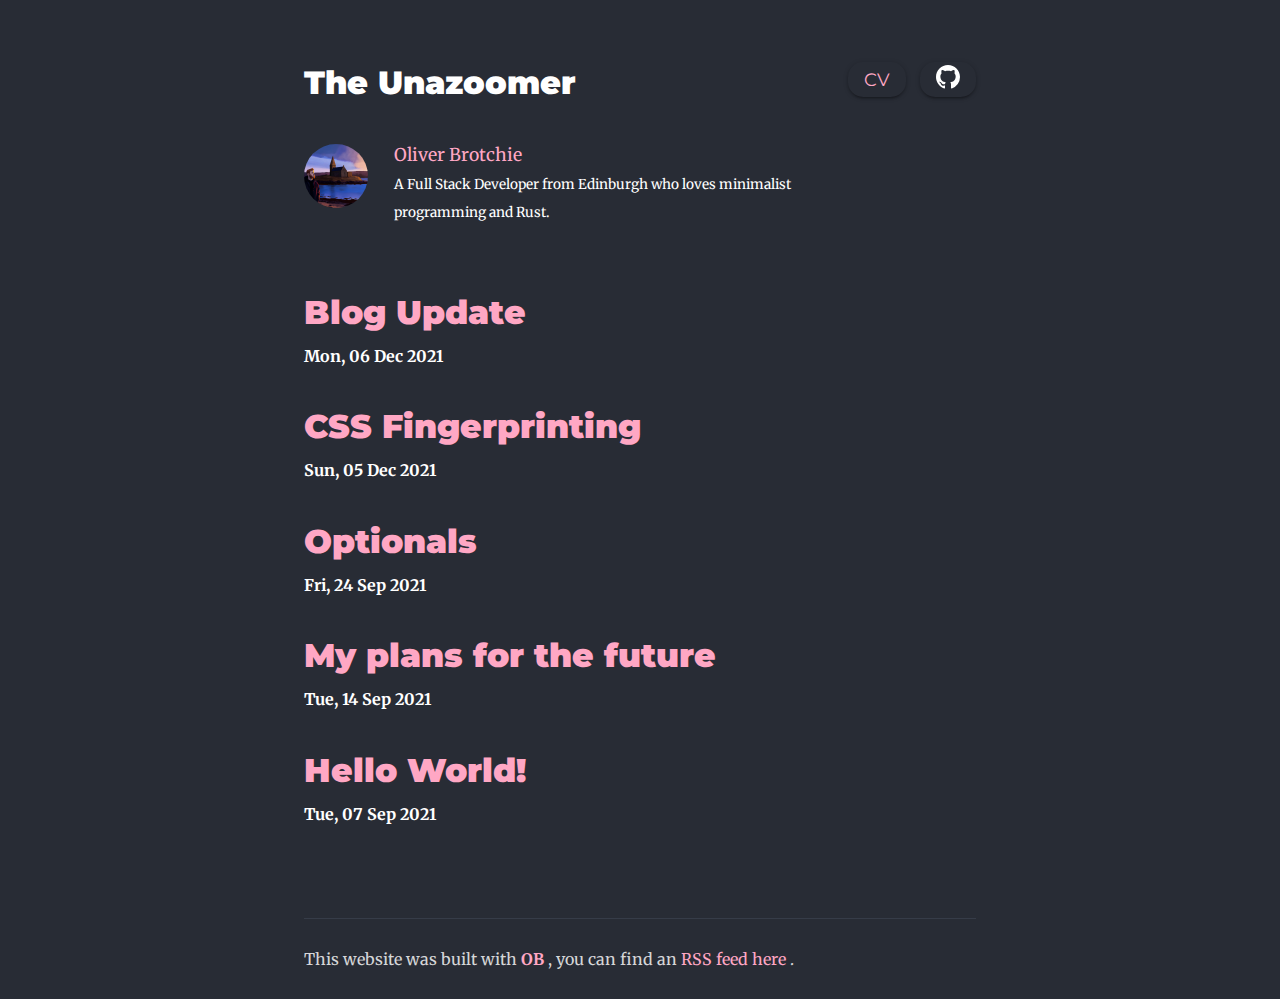
<file: index.html>
﻿<!DOCTYPE html>
<html lang="en">
  <head>
    <title>The Unazoomer</title>

    <link type="text/css" rel="stylesheet" href="files/css/stylesheet.css" />

    <link
      rel="apple-touch-icon"
      sizes="180x180"
      href="files/favicon/apple-touch-icon.png"
    />
    <link
      rel="icon"
      type="image/png"
      sizes="32x32"
      href="files/favicon/favicon-32x32.png"
    />
    <link
      rel="icon"
      type="image/png"
      sizes="16x16"
      href="files/favicon/favicon-16x16.png"
    />

    <meta charset="utf-8" />
    <meta name="viewport" content="width=device-width, initial-scale=1.0" />
    <meta
      name="description"
      content="A developer who loves minimalist programming and Rust.&nbsp;🦀"
    />
    <meta name="authors" content="Oliver Brotchie" />
    <meta name="keywords" content="Oliver Brotchie Full Stack Developer" />
    <meta name="robots" content="index, follow" />
  </head>

  <body>
    <!-- <div class="fab">
			<img src="files/img/cloud.svg" alt="cloud" />
			<span>All I dream of is a cabin in the woods</span>
		</div> -->
    <main class="home">
      <nav>
        <a class="btn" href="cv.pdf">CV</a>
        <a class="btn" href="https://github.com/OliverBrotchie/" alt="Github">
          <svg
            viewBox="0 0 16 16"
            width="24"
            height="24"
            aria-hidden="true"
            style="margin-top: 2.5px"
          >
            <path
              fill="#fff"
              d="M8 0C3.58 0 0 3.58 0 8c0 3.54 2.29 6.53 5.47 7.59.4.07.55-.17.55-.38 0-.19-.01-.82-.01-1.49-2.01.37-2.53-.49-2.69-.94-.09-.23-.48-.94-.82-1.13-.28-.15-.68-.52-.01-.53.63-.01 1.08.58 1.23.82.72 1.21 1.87.87 2.33.66.07-.52.28-.87.51-1.07-1.78-.2-3.64-.89-3.64-3.95 0-.87.31-1.59.82-2.15-.08-.2-.36-1.02.08-2.12 0 0 .67-.21 2.2.82.64-.18 1.32-.27 2-.27.68 0 1.36.09 2 .27 1.53-1.04 2.2-.82 2.2-.82.44 1.1.16 1.92.08 2.12.51.56.82 1.27.82 2.15 0 3.07-1.87 3.75-3.65 3.95.29.25.54.73.54 1.48 0 1.07-.01 1.93-.01 2.2 0 .21.15.46.55.38A8.013 8.013 0 0016 8c0-4.42-3.58-8-8-8z"
            ></path>
          </svg>
        </a>
      </nav>

      <h1>The Unazoomer</h1>
      <aside>
        <img src="files/img/profile.jpg" alt="Oliver Brotchie" />
        <p>
          <a href="https://github.com/OliverBrotchie">Oliver Brotchie</a>
          <br />
          <span>
            A Full Stack Developer from Edinburgh who loves minimalist
            programming and Rust.
          </span>
        </p>
      </aside>
      <ul>
        <!-- OB -->
        <li id="63649212340911">
          <a href="https://unazoomer.net/blog/63649212340911">
            <h3>Blog Update</h3>
            <span>by Oliver Brotchie</span>
            <time datetime="Mon, 06 Dec 2021 00:11:09 +0000">
              Mon, 06 Dec 2021
            </time>
          </a>
        </li>
        <li id="71644708747299">
          <a href="https://unazoomer.net/blog/71644708747299">
            <h3>CSS Fingerprinting</h3>
            <span>by Oliver Brotchie</span>
            <time datetime="Sun, 05 Dec 2021 18:50:15 +0000">
              Sun, 05 Dec 2021
            </time>
          </a>
        </li>
        <li id="84641210767185">
          <a href="https://unazoomer.net/blog/84641210767185">
            <h3>Optionals</h3>
            <span>by Oliver Brotchie</span>
            <time datetime="Fri, 24 Sep 2021 17:13:54 +0000">
              Fri, 24 Sep 2021
            </time>
          </a>
        </li>

        <li id="00189547469386">
          <a href="https://unazoomer.net/blog/00189547469386">
            <h3>My plans for the future</h3>
            <span>by Oliver Brotchie</span>
            <time datetime="Tue, 14 Sep 2021 23:48:24 +0000">
              Tue, 14 Sep 2021
            </time>
          </a>
        </li>
        <li id="16662757288627">
          <a href="https://unazoomer.net/blog/16662757288627">
            <h3>Hello World!</h3>
            <span>by Oliver Brotchie</span>
            <time datetime="Tue, 07 Sep 2021 04:50:11 +0000">
              Tue, 07 Sep 2021
            </time>
          </a>
        </li>
      </ul>
      <footer>
        This website was built with
        <a href="https://unazoomer.net/ob"><strong>OB</strong></a>
        , you can find an
        <a href="https://unazoomer.net/rss.xml" alt="RSS Feed">RSS feed here</a>
        .
      </footer>
    </main>
  </body>
</html>
</file>
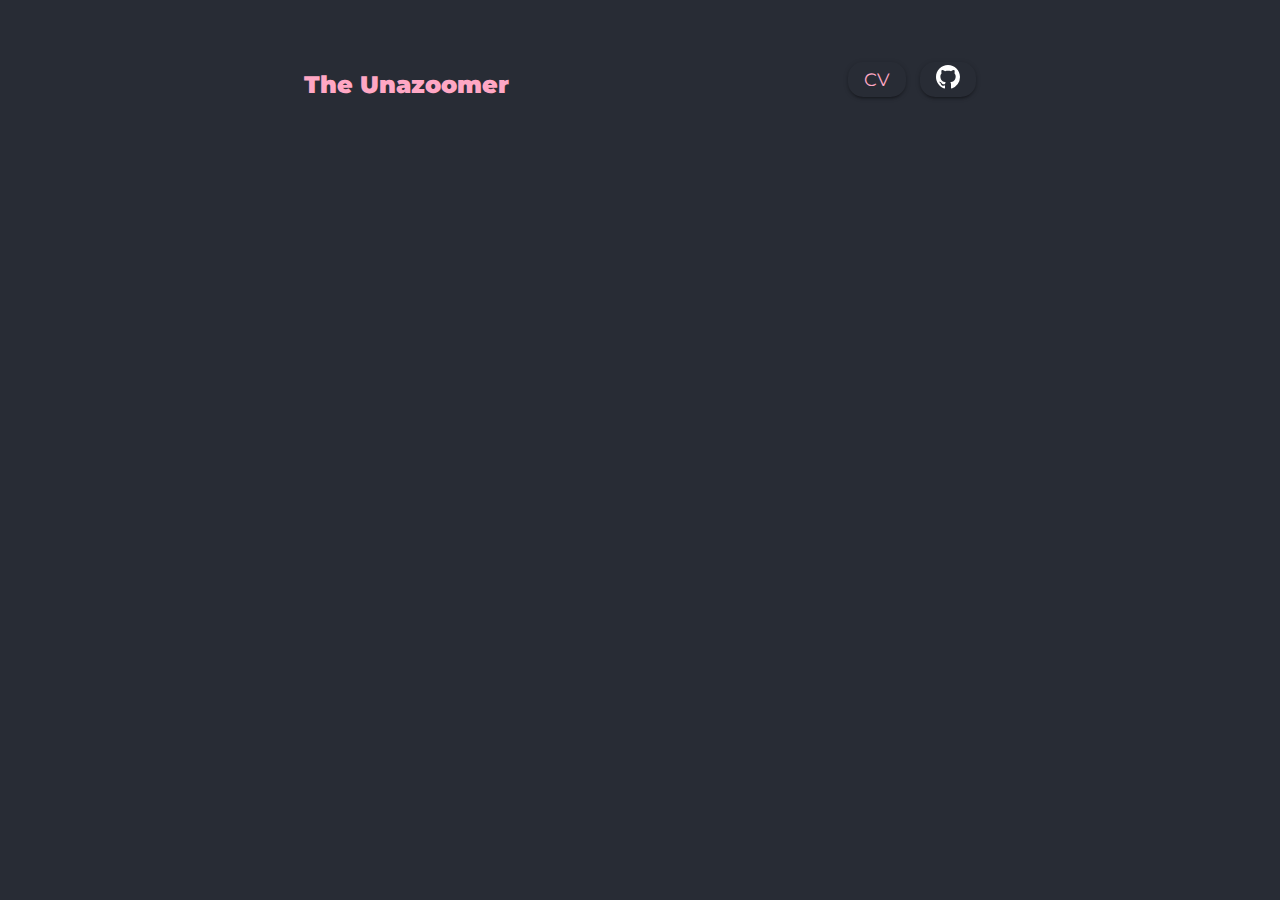
<file: template.html>
<!DOCTYPE html>
<html lang="en">

	<head>
		<title></title>

		<link type="text/css" rel="stylesheet" href="../files/css/stylesheet.css" />

		<link rel="apple-touch-icon" sizes="180x180" href="../files/favicon/apple-touch-icon.png" />
		<link rel="icon" type="image/png" sizes="32x32" href="../files/favicon/favicon-32x32.png" />
		<link rel="icon" type="image/png" sizes="16x16" href="../files/favicon/favicon-16x16.png" />

		<meta charset="utf-8" />
		<meta name="viewport" content="width=device-width, initial-scale=1.0" />
		<meta name="description" content="A developer who loves minimalist programming and Rust.&nbsp;🦀" />
		<meta name="authors" content="Oliver Brotchie" />
		<meta name="keywords" content="Oliver Brotchie Full Stack Developer" />
		<meta name="robots" content="index, follow" />

	</head>

	<body>

		<!-- Main Page Content -->
		<main>
			<nav>
				<a class="btn" href="../cv.pdf">CV</a>
				<a class="btn" href="https://github.com/OliverBrotchie/" alt="Github">
					<svg viewBox="0 0 16 16" width="24" height="24" aria-hidden="true" style="margin-top: 2.5px;">
						<path fill="#fff" d="M8 0C3.58 0 0 3.58 0 8c0 3.54 2.29 6.53 5.47 7.59.4.07.55-.17.55-.38 0-.19-.01-.82-.01-1.49-2.01.37-2.53-.49-2.69-.94-.09-.23-.48-.94-.82-1.13-.28-.15-.68-.52-.01-.53.63-.01 1.08.58 1.23.82.72 1.21 1.87.87 2.33.66.07-.52.28-.87.51-1.07-1.78-.2-3.64-.89-3.64-3.95 0-.87.31-1.59.82-2.15-.08-.2-.36-1.02.08-2.12 0 0 .67-.21 2.2.82.64-.18 1.32-.27 2-.27.68 0 1.36.09 2 .27 1.53-1.04 2.2-.82 2.2-.82.44 1.1.16 1.92.08 2.12.51.56.82 1.27.82 2.15 0 3.07-1.87 3.75-3.65 3.95.29.25.54.73.54 1.48 0 1.07-.01 1.93-.01 2.2 0 .21.15.46.55.38A8.013 8.013 0 0016 8c0-4.42-3.58-8-8-8z"></path>
					</svg>
				</a>
			</nav>
			<article>
				<a href="https://unazoomer.net/">
					<h1>The Unazoomer</h1>
				</a>
				<!-- OB -->
			</article>
		</main>
	</body>

</html>
</file>
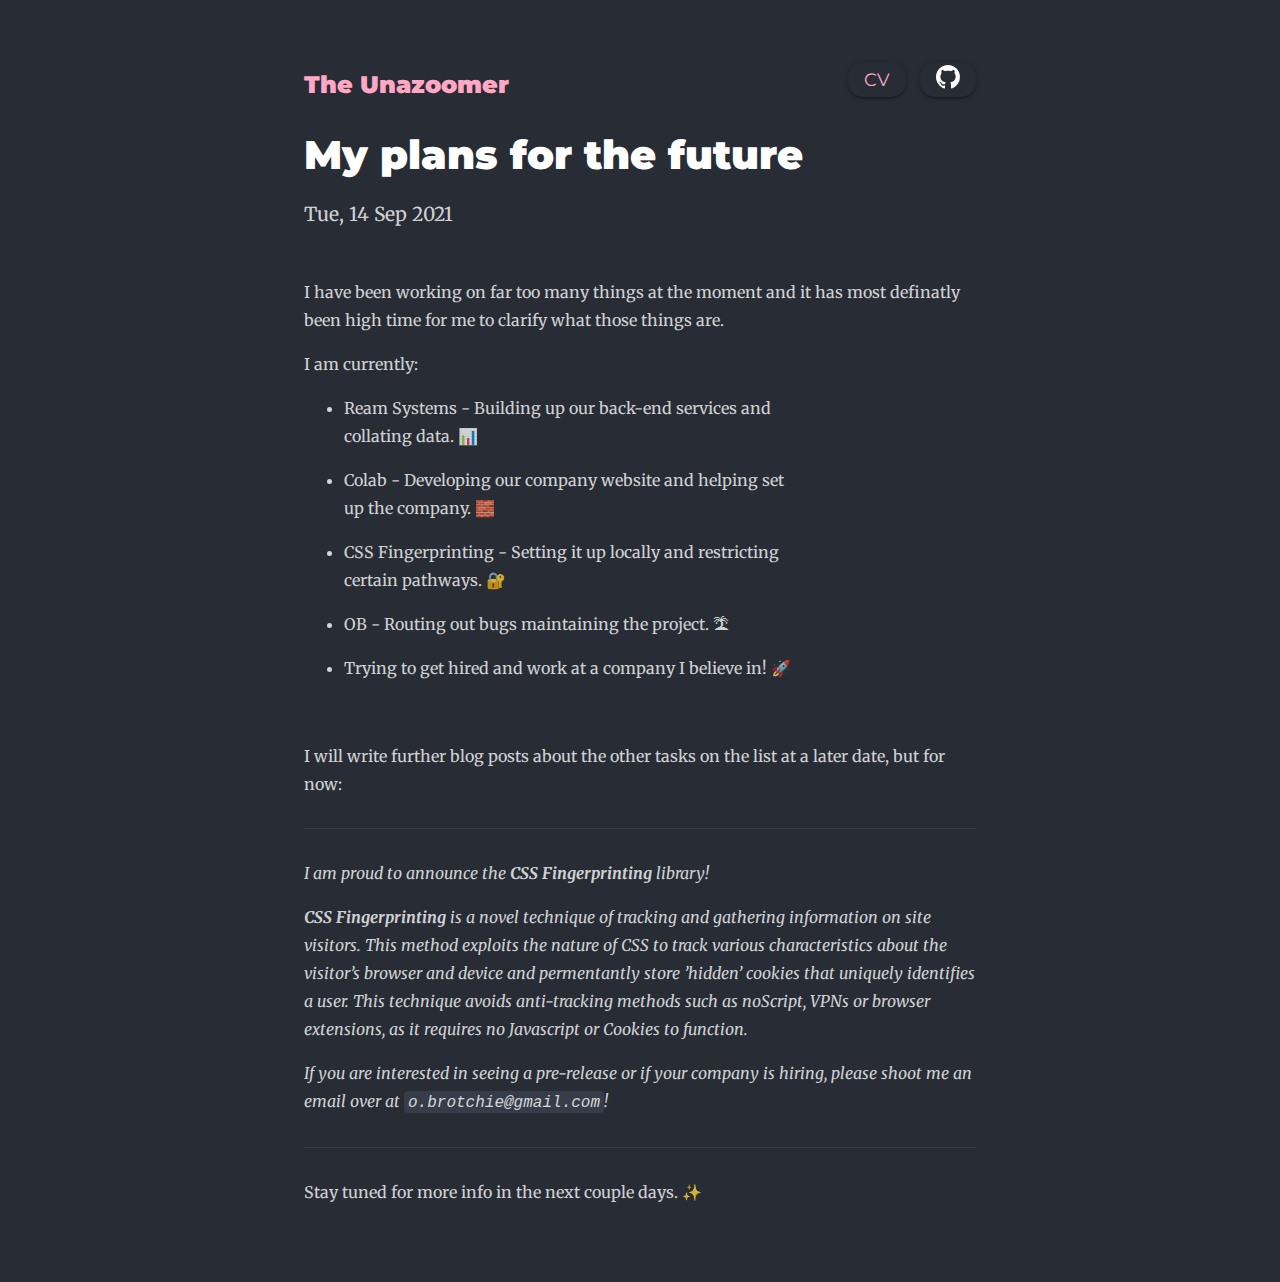
<file: blog/00189547469386.html>
<!DOCTYPE html>
<html lang="en">

	<head>
		<title>My plans for the future</title>
		</title>

		<link type="text/css" rel="stylesheet" href="../files/css/stylesheet.css" />
		

		<link rel="apple-touch-icon" sizes="180x180" href="https://unazoomer.net/files/favicon/apple-touch-icon.png" />
		<link rel="icon" type="image/png" sizes="32x32" href="https://unazoomer.net/files/favicon/favicon-32x32.png" />
		<link rel="icon" type="image/png" sizes="16x16" href="https://unazoomer.net/files/favicon/favicon-16x16.png" />

		<meta charset="utf-8" />
		<meta name="viewport" content="width=device-width, initial-scale=1.0" />
		<meta name="description" content="A developer who loves minimalist programming and Rust.&nbsp;🦀" />
		<meta name="authors" content="Oliver Brotchie" />
		<meta name="keywords" content="Oliver Brotchie Full Stack Developer" />
		<meta name="robots" content="index, follow" />

	</head>

	<body>
		<!-- Main Page Content -->
		<main>
			<nav>
				<a class="btn" href="../cv.pdf">CV</a>
				<a class="btn" href="https://github.com/OliverBrotchie/" alt="Github">
					<svg viewBox="0 0 16 16" width="24" height="24" aria-hidden="true" style="margin-top: 2.5px;">
						<path fill="#fff" d="M8 0C3.58 0 0 3.58 0 8c0 3.54 2.29 6.53 5.47 7.59.4.07.55-.17.55-.38 0-.19-.01-.82-.01-1.49-2.01.37-2.53-.49-2.69-.94-.09-.23-.48-.94-.82-1.13-.28-.15-.68-.52-.01-.53.63-.01 1.08.58 1.23.82.72 1.21 1.87.87 2.33.66.07-.52.28-.87.51-1.07-1.78-.2-3.64-.89-3.64-3.95 0-.87.31-1.59.82-2.15-.08-.2-.36-1.02.08-2.12 0 0 .67-.21 2.2.82.64-.18 1.32-.27 2-.27.68 0 1.36.09 2 .27 1.53-1.04 2.2-.82 2.2-.82.44 1.1.16 1.92.08 2.12.51.56.82 1.27.82 2.15 0 3.07-1.87 3.75-3.65 3.95.29.25.54.73.54 1.48 0 1.07-.01 1.93-.01 2.2 0 .21.15.46.55.38A8.013 8.013 0 0016 8c0-4.42-3.58-8-8-8z"></path>
					</svg>
				</a>
			</nav>
			<article>
				<a href="https://unazoomer.net/">
					<h1>The Unazoomer</h1>
				</a>
				<!-- OB -->
				<h1>My plans for the future</h1><span>by Oliver Brotchie </span><time datetime='Tue, 14 Sep 2021 23:48:24 +0000'>Tue, 14 Sep 2021</time>
				<p>I have been working on far too many things at the moment and it has most definatly been high time for me to clarify what those things are.</p>

				<p>I am currently:</p>

				<ul>
					<li>Ream Systems - Building up our back-end services and collating data. 📊</li>

					<li>Colab - Developing our company website and helping set up the company. 🧱</li>

					<li>CSS Fingerprinting - Setting it up locally and restricting certain pathways. 🔐</li>

					<li>OB - Routing out bugs maintaining the project. 🏝</li>

					<li>Trying to get hired and work at a company I believe in! 🚀</li>
				</ul>

				<br />

				<p>I will write further blog posts about the other tasks on the list at a later date, but for now:</p>

				<hr>
				<em>
					<p>I am proud to announce the <strong>CSS Fingerprinting</strong> library!</p>

					<p><strong>CSS Fingerprinting</strong> is a novel technique of tracking and gathering information on site visitors. This method exploits the nature of CSS to track various characteristics about the visitor&#8217;s browser and device and permentantly store &#8217;hidden&#8217; cookies that uniquely identifies a user. This technique avoids anti-tracking methods such as noScript, VPNs or browser extensions, as it requires no Javascript or Cookies to function.</p>

					<p>If you are interested in seeing a pre-release or if your company is hiring, please shoot me an email over at <code>o.brotchie@gmail.com</code>!</p>

				</em>
				<hr>
				<p>Stay tuned for more info in the next couple days. ✨</p>
			</article>
		</main>
	</body>
</html>
</file>
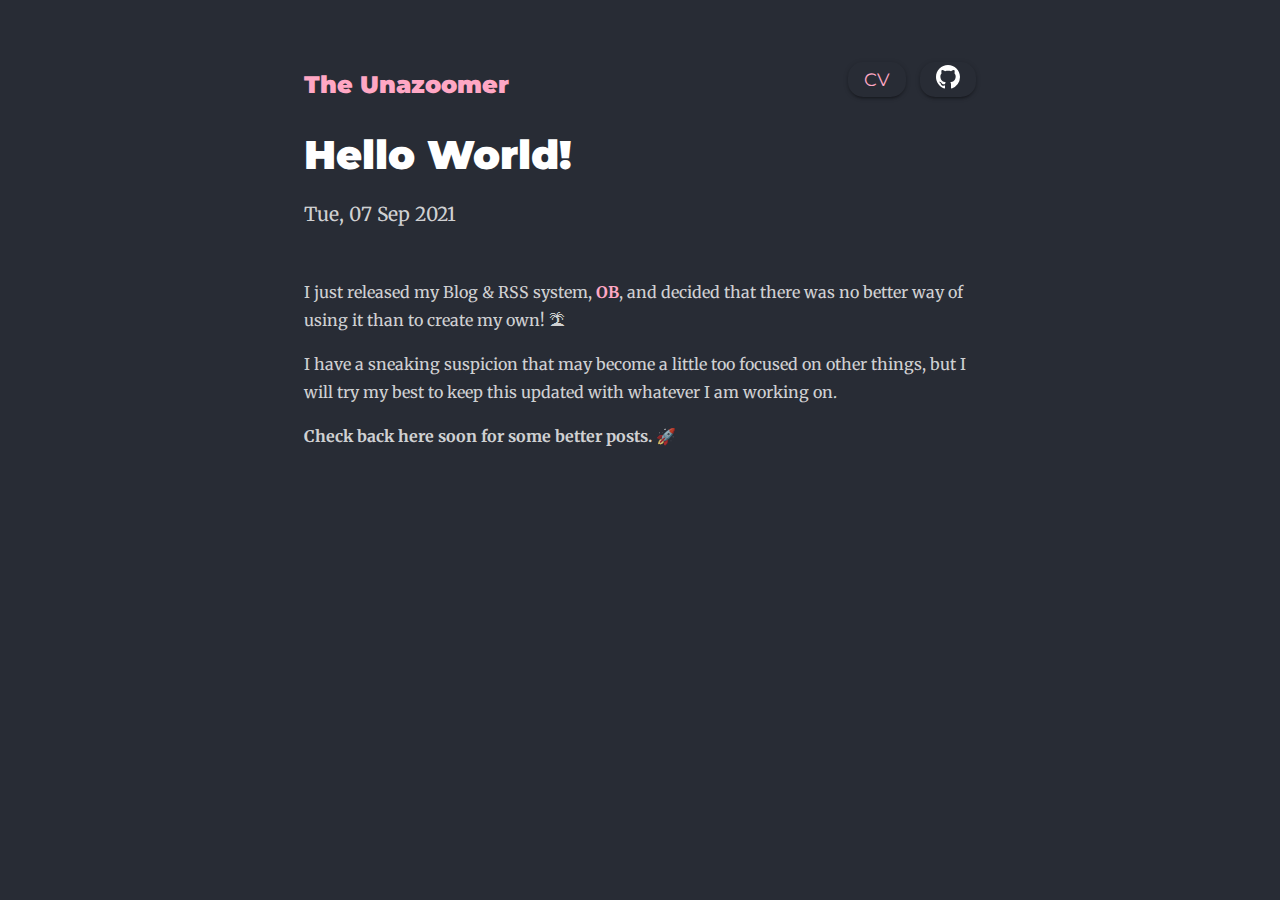
<file: blog/16662757288627.html>
<!DOCTYPE html>
<html lang="en">

	<head>
		<title>Hello World!</title>
		</title>

		<link type="text/css" rel="stylesheet" href="../files/css/stylesheet.css" />

		<link rel="apple-touch-icon" sizes="180x180" href="https://unazoomer.net/files/favicon/apple-touch-icon.png" />
		<link rel="icon" type="image/png" sizes="32x32" href="https://unazoomer.net/files/favicon/favicon-32x32.png" />
		<link rel="icon" type="image/png" sizes="16x16" href="https://unazoomer.net/files/favicon/favicon-16x16.png" />

		<meta charset="utf-8" />
		<meta name="viewport" content="width=device-width, initial-scale=1.0" />
		<meta name="description" content="A developer who loves minimalist programming and Rust.&nbsp;🦀" />
		<meta name="authors" content="Oliver Brotchie" />
		<meta name="keywords" content="Oliver Brotchie Full Stack Developer" />
		<meta name="robots" content="index, follow" />
	</head>

	<body>
		<!-- Main Page Content -->
		<main>
			<nav>
				<a class="btn" href="../cv.pdf">CV</a>
				<a class="btn" href="https://github.com/OliverBrotchie/" alt="Github">
					<svg viewBox="0 0 16 16" width="24" height="24" aria-hidden="true" style="margin-top: 2.5px;">
						<path fill="#fff" d="M8 0C3.58 0 0 3.58 0 8c0 3.54 2.29 6.53 5.47 7.59.4.07.55-.17.55-.38 0-.19-.01-.82-.01-1.49-2.01.37-2.53-.49-2.69-.94-.09-.23-.48-.94-.82-1.13-.28-.15-.68-.52-.01-.53.63-.01 1.08.58 1.23.82.72 1.21 1.87.87 2.33.66.07-.52.28-.87.51-1.07-1.78-.2-3.64-.89-3.64-3.95 0-.87.31-1.59.82-2.15-.08-.2-.36-1.02.08-2.12 0 0 .67-.21 2.2.82.64-.18 1.32-.27 2-.27.68 0 1.36.09 2 .27 1.53-1.04 2.2-.82 2.2-.82.44 1.1.16 1.92.08 2.12.51.56.82 1.27.82 2.15 0 3.07-1.87 3.75-3.65 3.95.29.25.54.73.54 1.48 0 1.07-.01 1.93-.01 2.2 0 .21.15.46.55.38A8.013 8.013 0 0016 8c0-4.42-3.58-8-8-8z"></path>
					</svg>
				</a>
			</nav>
			<article>
				<a href="https://unazoomer.net/">
					<h1>The Unazoomer</h1>
				</a>
				<h1>Hello World!</h1><span>by Oliver Brotchie </span><time datetime='Tue, 07 Sep 2021 04:50:11 +0000'>Tue, 07 Sep 2021</time>
				<p>I just released my Blog &amp; RSS system, <a href='https://github.com/OliverBrotchie/ob'><strong>OB</strong></a>, and decided that there was no better way of using it than to create my own! 🏝</p>

				<p>I have a sneaking suspicion that may become a little too focused on other things, but I will try my best to keep this updated with whatever I am working on.</p>

				<p><strong>Check back here soon for some better posts. 🚀</strong></p>

			</article>
		</main>
	</body>

</html>
</file>
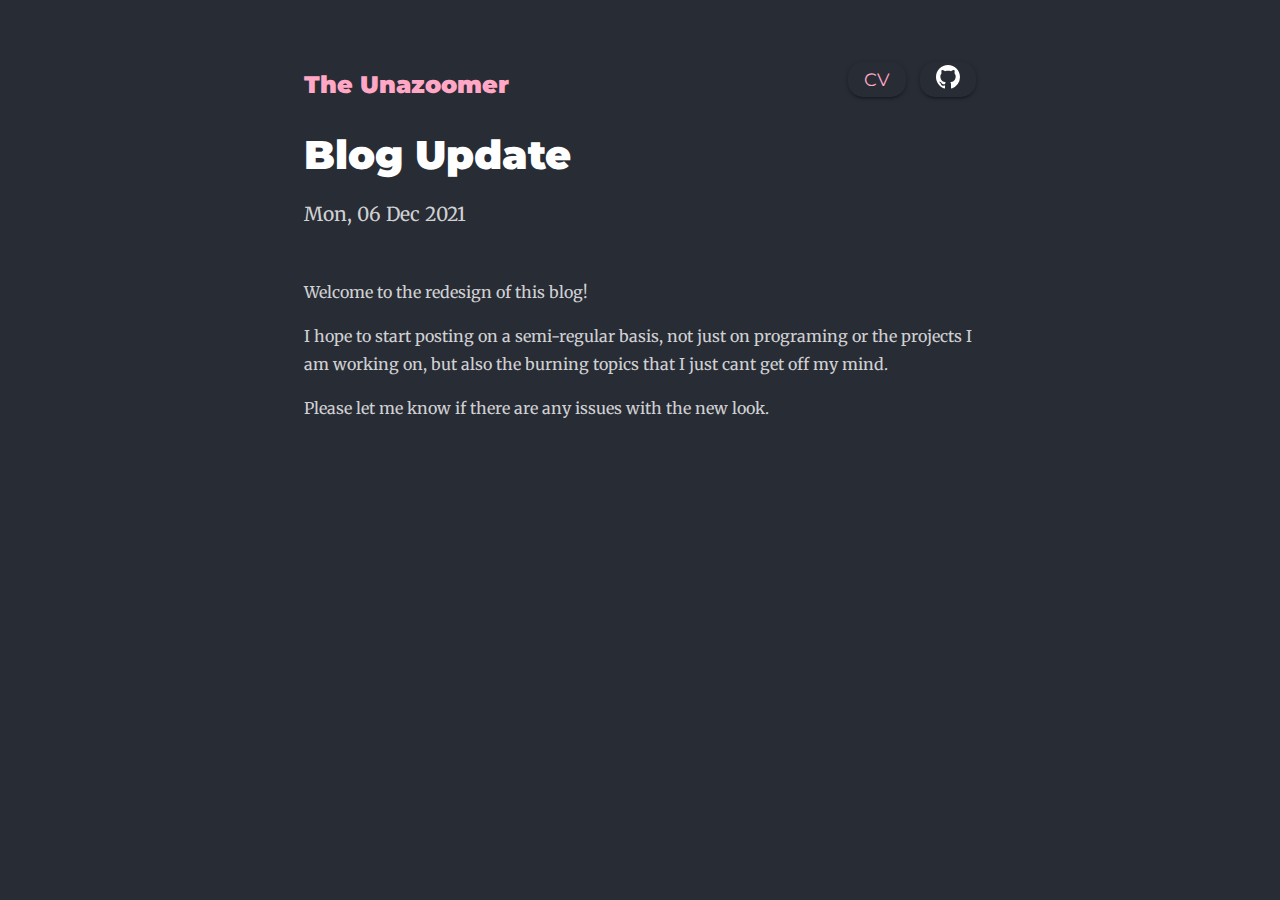
<file: blog/63649212340911.html>
<!DOCTYPE html>
<html lang="en">

	<head>
		<title>Blog Update</title></title>

		<link type="text/css" rel="stylesheet" href="../files/css/stylesheet.css" />


		<link rel="apple-touch-icon" sizes="180x180" href="../files/favicon/apple-touch-icon.png" />
		<link rel="icon" type="image/png" sizes="32x32" href="../files/favicon/favicon-32x32.png" />
		<link rel="icon" type="image/png" sizes="16x16" href="../files/favicon/favicon-16x16.png" />

		<meta charset="utf-8" />
		<meta name="viewport" content="width=device-width, initial-scale=1.0" />
		<meta name="description" content="A developer who loves minimalist programming and Rust.&nbsp;🦀" />
		<meta name="authors" content="Oliver Brotchie" />
		<meta name="keywords" content="Oliver Brotchie Full Stack Developer" />
		<meta name="robots" content="index, follow" />

	</head>

	<body>
		<!-- Main Page Content -->
		<main>
			<nav>
				<a class="btn" href="../cv.pdf">CV</a>
				<a class="btn" href="https://github.com/OliverBrotchie/" alt="Github">
					<svg viewBox="0 0 16 16" width="24" height="24" aria-hidden="true" style="margin-top: 2.5px;">
						<path fill="#fff" d="M8 0C3.58 0 0 3.58 0 8c0 3.54 2.29 6.53 5.47 7.59.4.07.55-.17.55-.38 0-.19-.01-.82-.01-1.49-2.01.37-2.53-.49-2.69-.94-.09-.23-.48-.94-.82-1.13-.28-.15-.68-.52-.01-.53.63-.01 1.08.58 1.23.82.72 1.21 1.87.87 2.33.66.07-.52.28-.87.51-1.07-1.78-.2-3.64-.89-3.64-3.95 0-.87.31-1.59.82-2.15-.08-.2-.36-1.02.08-2.12 0 0 .67-.21 2.2.82.64-.18 1.32-.27 2-.27.68 0 1.36.09 2 .27 1.53-1.04 2.2-.82 2.2-.82.44 1.1.16 1.92.08 2.12.51.56.82 1.27.82 2.15 0 3.07-1.87 3.75-3.65 3.95.29.25.54.73.54 1.48 0 1.07-.01 1.93-.01 2.2 0 .21.15.46.55.38A8.013 8.013 0 0016 8c0-4.42-3.58-8-8-8z"></path>
					</svg>
				</a>
			</nav>
			<article>
				<a href="https://unazoomer.net/">
					<h1>The Unazoomer</h1>
				</a>
				<!-- OB -->
<h1>Blog Update</h1><span>by Oliver Brotchie </span><time datetime='Mon, 06 Dec 2021 00:11:09 +0000'>Mon, 06 Dec 2021</time>
<p>Welcome to the redesign of this blog!</p>
<p>I hope to start posting on a semi-regular basis, not just on programing or the projects I am working on, but also the burning topics that I just cant get off my mind.</p>

<p>Please let me know if there are any issues with the new look.</p>

			</article>
		</main>
	</body>

</html>
</file>
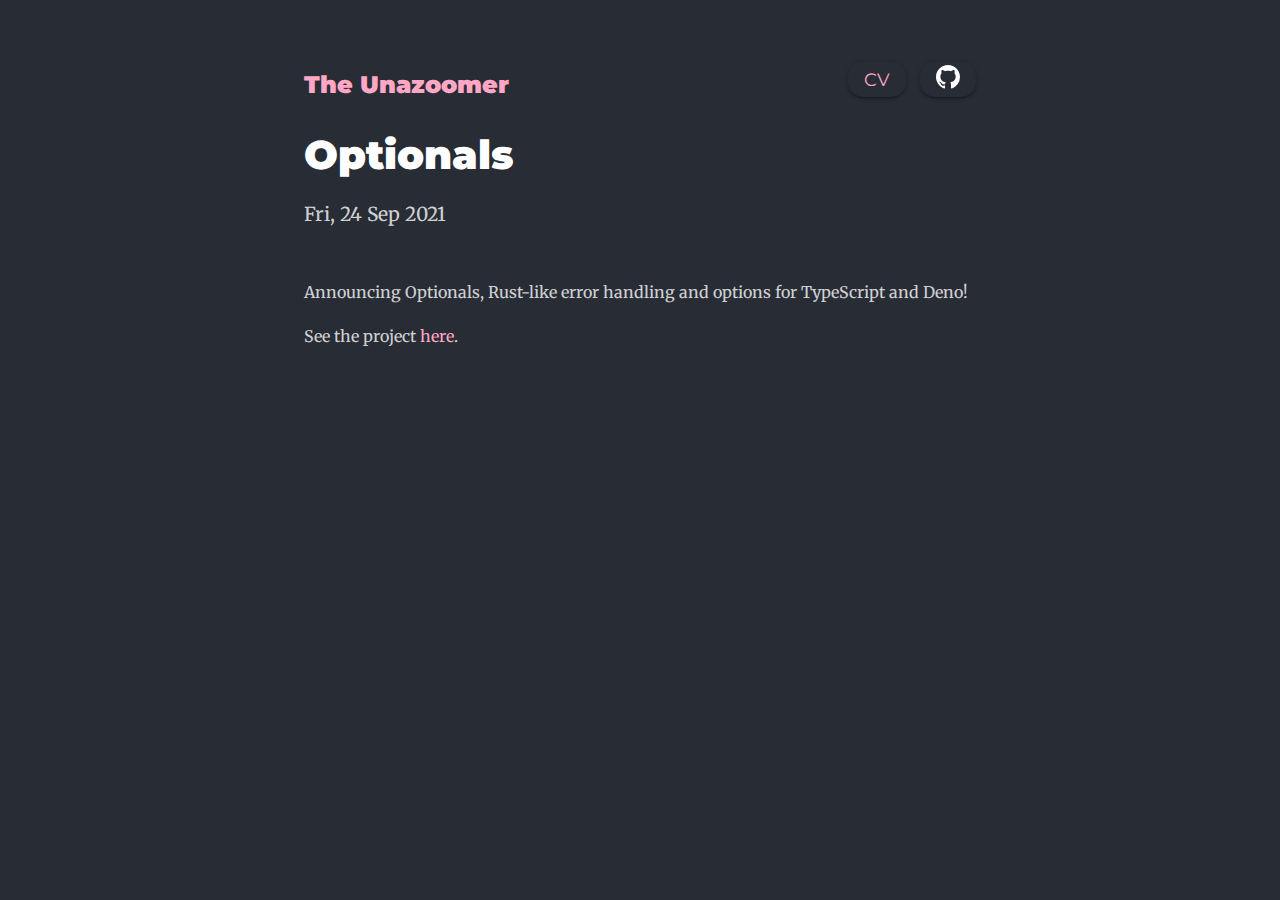
<file: blog/84641210767185.html>
<!DOCTYPE html>
<html lang="en">

	<head>
		<title>Optionals</title>
		</title>

		<link type="text/css" rel="stylesheet" href="../files/css/stylesheet.css" />

		<link rel="apple-touch-icon" sizes="180x180" href="https://unazoomer.net/files/favicon/apple-touch-icon.png" />
		<link rel="icon" type="image/png" sizes="32x32" href="https://unazoomer.net/files/favicon/favicon-32x32.png" />
		<link rel="icon" type="image/png" sizes="16x16" href="https://unazoomer.net/files/favicon/favicon-16x16.png" />

		<meta charset="utf-8" />
		<meta name="viewport" content="width=device-width, initial-scale=1.0" />
		<meta name="description" content="A developer who loves minimalist programming and Rust.&nbsp;🦀" />
		<meta name="authors" content="Oliver Brotchie" />
		<meta name="keywords" content="Oliver Brotchie Full Stack Developer" />
		<meta name="robots" content="index, follow" />

	</head>

	<body>

		<!-- Main Page Content -->
		<main>
			<nav>
				<a class="btn" href="../cv.pdf">CV</a>
				<a class="btn" href="https://github.com/OliverBrotchie/" alt="Github">
					<svg viewBox="0 0 16 16" width="24" height="24" aria-hidden="true" style="margin-top: 2.5px;">
						<path fill="#fff" d="M8 0C3.58 0 0 3.58 0 8c0 3.54 2.29 6.53 5.47 7.59.4.07.55-.17.55-.38 0-.19-.01-.82-.01-1.49-2.01.37-2.53-.49-2.69-.94-.09-.23-.48-.94-.82-1.13-.28-.15-.68-.52-.01-.53.63-.01 1.08.58 1.23.82.72 1.21 1.87.87 2.33.66.07-.52.28-.87.51-1.07-1.78-.2-3.64-.89-3.64-3.95 0-.87.31-1.59.82-2.15-.08-.2-.36-1.02.08-2.12 0 0 .67-.21 2.2.82.64-.18 1.32-.27 2-.27.68 0 1.36.09 2 .27 1.53-1.04 2.2-.82 2.2-.82.44 1.1.16 1.92.08 2.12.51.56.82 1.27.82 2.15 0 3.07-1.87 3.75-3.65 3.95.29.25.54.73.54 1.48 0 1.07-.01 1.93-.01 2.2 0 .21.15.46.55.38A8.013 8.013 0 0016 8c0-4.42-3.58-8-8-8z"></path>
					</svg>
				</a>
			</nav>
			<article>
				<a href="https://unazoomer.net/">
					<h1>The Unazoomer</h1>
				</a>
				<!-- OB -->
				<h1>Optionals</h1><span>by Oliver Brotchie </span><time datetime='Fri, 24 Sep 2021 17:13:54 +0000'>Fri, 24 Sep 2021</time>
				<p>Announcing Optionals, Rust-like error handling and options for TypeScript and Deno!</p>

				<p>See the project <a href='https://github.com/OliverBrotchie/optionals'>here</a>.</p>
			</article>
		</main>
	</body>

</html>
</file>
<file: files/css/stylesheet.css>
@import url("https://fonts.googleapis.com/css2?family=Merriweather:ital,wght@0,400;0,700;1,400;1,700&family=Montserrat:wght@900&display=swap");.container{margin:0 auto;max-width:1280px;width:90%}@media only screen and (min-width: 601px){.container{width:85%}}@media only screen and (min-width: 993px){.container{width:80%}}@media only screen and (max-width: 600px){.hide-on-small-only{display:none !important}}@media only screen and (max-width: 600px){.show-on-small-only{display:inherit}}@media only screen and (min-width: 601px){.show-on-small-only{display:none !important}}.col .row{margin-left:-.75rem;margin-right:-.75rem}.section{padding-top:1rem;padding-bottom:1rem}.section.no-pad{padding:0}.section.no-pad-bot{padding-bottom:0}.section.no-pad-top{padding-top:0}.row{margin-left:auto;margin-right:auto;margin-bottom:0}.row:after{content:"";display:table;clear:both}.row .col{float:left;-webkit-box-sizing:border-box;box-sizing:border-box;padding:0 .75rem;min-height:1px}.row .col[class*="push-"],.row .col[class*="pull-"]{position:relative}.row .col.s1{width:8.33333%;margin-left:auto;left:auto;right:auto}.row .col.s2{width:16.66667%;margin-left:auto;left:auto;right:auto}.row .col.s3{width:25%;margin-left:auto;left:auto;right:auto}.row .col.s4{width:33.33333%;margin-left:auto;left:auto;right:auto}.row .col.s5{width:41.66667%;margin-left:auto;left:auto;right:auto}.row .col.s6{width:50%;margin-left:auto;left:auto;right:auto}.row .col.s7{width:58.33333%;margin-left:auto;left:auto;right:auto}.row .col.s8{width:66.66667%;margin-left:auto;left:auto;right:auto}.row .col.s9{width:75%;margin-left:auto;left:auto;right:auto}.row .col.s10{width:83.33333%;margin-left:auto;left:auto;right:auto}.row .col.s11{width:91.66667%;margin-left:auto;left:auto;right:auto}.row .col.s12{width:100%;margin-left:auto;left:auto;right:auto}.row .col.offset-s1{margin-left:8.33333%}.row .col.pull-s1{right:8.33333%}.row .col.push-s1{left:8.33333%}.row .col.offset-s2{margin-left:16.66667%}.row .col.pull-s2{right:16.66667%}.row .col.push-s2{left:16.66667%}.row .col.offset-s3{margin-left:25%}.row .col.pull-s3{right:25%}.row .col.push-s3{left:25%}.row .col.offset-s4{margin-left:33.33333%}.row .col.pull-s4{right:33.33333%}.row .col.push-s4{left:33.33333%}.row .col.offset-s5{margin-left:41.66667%}.row .col.pull-s5{right:41.66667%}.row .col.push-s5{left:41.66667%}.row .col.offset-s6{margin-left:50%}.row .col.pull-s6{right:50%}.row .col.push-s6{left:50%}.row .col.offset-s7{margin-left:58.33333%}.row .col.pull-s7{right:58.33333%}.row .col.push-s7{left:58.33333%}.row .col.offset-s8{margin-left:66.66667%}.row .col.pull-s8{right:66.66667%}.row .col.push-s8{left:66.66667%}.row .col.offset-s9{margin-left:75%}.row .col.pull-s9{right:75%}.row .col.push-s9{left:75%}.row .col.offset-s10{margin-left:83.33333%}.row .col.pull-s10{right:83.33333%}.row .col.push-s10{left:83.33333%}.row .col.offset-s11{margin-left:91.66667%}.row .col.pull-s11{right:91.66667%}.row .col.push-s11{left:91.66667%}.row .col.offset-s12{margin-left:100%}.row .col.pull-s12{right:100%}.row .col.push-s12{left:100%}@media only screen and (min-width: 601px){.row .col.m1{width:8.33333%;margin-left:auto;left:auto;right:auto}.row .col.m2{width:16.66667%;margin-left:auto;left:auto;right:auto}.row .col.m3{width:25%;margin-left:auto;left:auto;right:auto}.row .col.m4{width:33.33333%;margin-left:auto;left:auto;right:auto}.row .col.m5{width:41.66667%;margin-left:auto;left:auto;right:auto}.row .col.m6{width:50%;margin-left:auto;left:auto;right:auto}.row .col.m7{width:58.33333%;margin-left:auto;left:auto;right:auto}.row .col.m8{width:66.66667%;margin-left:auto;left:auto;right:auto}.row .col.m9{width:75%;margin-left:auto;left:auto;right:auto}.row .col.m10{width:83.33333%;margin-left:auto;left:auto;right:auto}.row .col.m11{width:91.66667%;margin-left:auto;left:auto;right:auto}.row .col.m12{width:100%;margin-left:auto;left:auto;right:auto}.row .col.offset-m1{margin-left:8.33333%}.row .col.pull-m1{right:8.33333%}.row .col.push-m1{left:8.33333%}.row .col.offset-m2{margin-left:16.66667%}.row .col.pull-m2{right:16.66667%}.row .col.push-m2{left:16.66667%}.row .col.offset-m3{margin-left:25%}.row .col.pull-m3{right:25%}.row .col.push-m3{left:25%}.row .col.offset-m4{margin-left:33.33333%}.row .col.pull-m4{right:33.33333%}.row .col.push-m4{left:33.33333%}.row .col.offset-m5{margin-left:41.66667%}.row .col.pull-m5{right:41.66667%}.row .col.push-m5{left:41.66667%}.row .col.offset-m6{margin-left:50%}.row .col.pull-m6{right:50%}.row .col.push-m6{left:50%}.row .col.offset-m7{margin-left:58.33333%}.row .col.pull-m7{right:58.33333%}.row .col.push-m7{left:58.33333%}.row .col.offset-m8{margin-left:66.66667%}.row .col.pull-m8{right:66.66667%}.row .col.push-m8{left:66.66667%}.row .col.offset-m9{margin-left:75%}.row .col.pull-m9{right:75%}.row .col.push-m9{left:75%}.row .col.offset-m10{margin-left:83.33333%}.row .col.pull-m10{right:83.33333%}.row .col.push-m10{left:83.33333%}.row .col.offset-m11{margin-left:91.66667%}.row .col.pull-m11{right:91.66667%}.row .col.push-m11{left:91.66667%}.row .col.offset-m12{margin-left:100%}.row .col.pull-m12{right:100%}.row .col.push-m12{left:100%}}@media only screen and (min-width: 993px){.row .col.l1{width:8.33333%;margin-left:auto;left:auto;right:auto}.row .col.l2{width:16.66667%;margin-left:auto;left:auto;right:auto}.row .col.l3{width:25%;margin-left:auto;left:auto;right:auto}.row .col.l4{width:33.33333%;margin-left:auto;left:auto;right:auto}.row .col.l5{width:41.66667%;margin-left:auto;left:auto;right:auto}.row .col.l6{width:50%;margin-left:auto;left:auto;right:auto}.row .col.l7{width:58.33333%;margin-left:auto;left:auto;right:auto}.row .col.l8{width:66.66667%;margin-left:auto;left:auto;right:auto}.row .col.l9{width:75%;margin-left:auto;left:auto;right:auto}.row .col.l10{width:83.33333%;margin-left:auto;left:auto;right:auto}.row .col.l11{width:91.66667%;margin-left:auto;left:auto;right:auto}.row .col.l12{width:100%;margin-left:auto;left:auto;right:auto}.row .col.offset-l1{margin-left:8.33333%}.row .col.pull-l1{right:8.33333%}.row .col.push-l1{left:8.33333%}.row .col.offset-l2{margin-left:16.66667%}.row .col.pull-l2{right:16.66667%}.row .col.push-l2{left:16.66667%}.row .col.offset-l3{margin-left:25%}.row .col.pull-l3{right:25%}.row .col.push-l3{left:25%}.row .col.offset-l4{margin-left:33.33333%}.row .col.pull-l4{right:33.33333%}.row .col.push-l4{left:33.33333%}.row .col.offset-l5{margin-left:41.66667%}.row .col.pull-l5{right:41.66667%}.row .col.push-l5{left:41.66667%}.row .col.offset-l6{margin-left:50%}.row .col.pull-l6{right:50%}.row .col.push-l6{left:50%}.row .col.offset-l7{margin-left:58.33333%}.row .col.pull-l7{right:58.33333%}.row .col.push-l7{left:58.33333%}.row .col.offset-l8{margin-left:66.66667%}.row .col.pull-l8{right:66.66667%}.row .col.push-l8{left:66.66667%}.row .col.offset-l9{margin-left:75%}.row .col.pull-l9{right:75%}.row .col.push-l9{left:75%}.row .col.offset-l10{margin-left:83.33333%}.row .col.pull-l10{right:83.33333%}.row .col.push-l10{left:83.33333%}.row .col.offset-l11{margin-left:91.66667%}.row .col.pull-l11{right:91.66667%}.row .col.push-l11{left:91.66667%}.row .col.offset-l12{margin-left:100%}.row .col.pull-l12{right:100%}.row .col.push-l12{left:100%}}@media only screen and (min-width: 1201px){.row .col.xl1{width:8.33333%;margin-left:auto;left:auto;right:auto}.row .col.xl2{width:16.66667%;margin-left:auto;left:auto;right:auto}.row .col.xl3{width:25%;margin-left:auto;left:auto;right:auto}.row .col.xl4{width:33.33333%;margin-left:auto;left:auto;right:auto}.row .col.xl5{width:41.66667%;margin-left:auto;left:auto;right:auto}.row .col.xl6{width:50%;margin-left:auto;left:auto;right:auto}.row .col.xl7{width:58.33333%;margin-left:auto;left:auto;right:auto}.row .col.xl8{width:66.66667%;margin-left:auto;left:auto;right:auto}.row .col.xl9{width:75%;margin-left:auto;left:auto;right:auto}.row .col.xl10{width:83.33333%;margin-left:auto;left:auto;right:auto}.row .col.xl11{width:91.66667%;margin-left:auto;left:auto;right:auto}.row .col.xl12{width:100%;margin-left:auto;left:auto;right:auto}.row .col.offset-xl1{margin-left:8.33333%}.row .col.pull-xl1{right:8.33333%}.row .col.push-xl1{left:8.33333%}.row .col.offset-xl2{margin-left:16.66667%}.row .col.pull-xl2{right:16.66667%}.row .col.push-xl2{left:16.66667%}.row .col.offset-xl3{margin-left:25%}.row .col.pull-xl3{right:25%}.row .col.push-xl3{left:25%}.row .col.offset-xl4{margin-left:33.33333%}.row .col.pull-xl4{right:33.33333%}.row .col.push-xl4{left:33.33333%}.row .col.offset-xl5{margin-left:41.66667%}.row .col.pull-xl5{right:41.66667%}.row .col.push-xl5{left:41.66667%}.row .col.offset-xl6{margin-left:50%}.row .col.pull-xl6{right:50%}.row .col.push-xl6{left:50%}.row .col.offset-xl7{margin-left:58.33333%}.row .col.pull-xl7{right:58.33333%}.row .col.push-xl7{left:58.33333%}.row .col.offset-xl8{margin-left:66.66667%}.row .col.pull-xl8{right:66.66667%}.row .col.push-xl8{left:66.66667%}.row .col.offset-xl9{margin-left:75%}.row .col.pull-xl9{right:75%}.row .col.push-xl9{left:75%}.row .col.offset-xl10{margin-left:83.33333%}.row .col.pull-xl10{right:83.33333%}.row .col.push-xl10{left:83.33333%}.row .col.offset-xl11{margin-left:91.66667%}.row .col.pull-xl11{right:91.66667%}.row .col.push-xl11{left:91.66667%}.row .col.offset-xl12{margin-left:100%}.row .col.pull-xl12{right:100%}.row .col.push-xl12{left:100%}}a{color:#ffa7c4;text-decoration:none}footer{color:rgba(255,255,255,0.82);margin:90px 0 0 0;padding:30px 30px 0 0;border-top:1px solid #363c48}nav{float:right}nav .btn{border:none;border-radius:15px;display:inline-block;height:2.2rem;line-height:2.2rem;padding:0 16px;text-transform:uppercase;vertical-align:middle;-webkit-tap-highlight-color:transparent;outline:0;text-decoration:none;text-align:center;-webkit-transition:background-color .2s ease-out;transition:background-color .2s ease-out;cursor:pointer;font-size:1.1rem;font-weight:400;margin:20px 0 0 10px;font-family:Montserrat, sans-serif;-webkit-box-shadow:0 2px 2px 0 rgba(0,0,0,0.14),0 3px 1px -2px rgba(0,0,0,0.12),0 1px 5px 0 rgba(0,0,0,0.2);box-shadow:0 2px 2px 0 rgba(0,0,0,0.14),0 3px 1px -2px rgba(0,0,0,0.12),0 1px 5px 0 rgba(0,0,0,0.2)}nav .btn a{color:#fff !important}h1,h2,h3{color:#ffa7c4;font-family:Montserrat, sans-serif;font-weight:900}h1{font-size:2em;color:#fff}html,body{margin:0;background-color:#282c35;font-size:16px;overflow-x:hidden;max-width:100vw !important;color:#fff;font-family:'Merriweather', serif}a{text-decoration:none}blockquote{margin:2em 2em;padding:0 1em;font-size:1.5em;width:clamp(calc(35ch - 2.25em), calc(40% - 2.25em), calc(50ch - 2.25em));color:#525961;border-left:0.25em solid rgba(106,115,125,0.212)}.fab{margin:160px 0 0 clamp(10px, 7.5%, 200px);float:left;position:absolute;display:none}.fab span{position:fixed;opacity:0%;-webkit-writing-mode:vertical-rl;-ms-writing-mode:tb-rl;writing-mode:vertical-rl;height:30ch;margin:60px 0 0 -30px;cursor:default;-webkit-user-select:none;-moz-user-select:none;-ms-user-select:none;user-select:none}.fab img{height:40px;width:40px;fill:#fff}.fab img:hover+span{opacity:100%;-webkit-transition:opacity 1.7s ease-in-out;transition:opacity 1.7s ease-in-out}@media only screen and (min-width: 993px){.fab{display:block}}main{margin-left:auto;margin-right:auto;margin-bottom:30px;max-width:42rem;padding:2.625rem 1.3125rem 0 1.3125rem}main.home aside{margin-top:2.625rem}main.home aside div{position:relative;display:inline-block}main.home aside p{font-size:1.1rem;line-height:1.7rem;position:absolute;margin:-70px 10px 0 90px;display:block;max-width:410px}main.home aside p span{font-size:0.85rem}main.home aside img{margin:0 0.875rem 0 0;width:4rem;height:4rem;border-radius:50%;display:inline-block}main.home ul{padding:1.7em 0 0 0}main.home ul li{margin:1.3em 0 0 0;list-style-type:none;font-size:28px}main.home ul li time{color:#fff;font-size:16px;font-weight:bold}main.home ul li span{display:none}main.home ul li h3{color:#ffa7c4;display:block;margin:0 0 2px 0}main img{max-width:80%;margin:60px auto;display:block}main hr{height:1px;background-color:#363c48;margin:30px 0;border:none}main article{color:rgba(255,255,255,0.8);line-height:28px;font-stretch:100%;-webkit-text-size-adjust:100%;-moz-text-size-adjust:100%;-ms-text-size-adjust:100%;text-size-adjust:100%;padding-bottom:30px}main article a h1{color:#ffa7c4;font-size:24px;margin-top:23px;line-height:26px}@media only screen and (min-width: 993px){main article a h1{margin-top:30px}}main article li{margin:1em 0 0 0}main article time{display:block;font-size:1.2em;margin-bottom:50px}main article h1{font-size:40px;margin-bottom:15px;line-height:60px}main article h2{margin:60px 0 30px 0}main article span{display:none}main article li{max-width:clamp(45ch, 50%, 75ch);text-align:left}code{padding:3px 4px 0.8px 4px;border-radius:4px;font-family:Consolas,Menlo,Monaco,source-code-pro,Courier New,monospace;background-color:#363c48}.divider{display:block;height:1px;overflow:hidden;background-color:#e0e0e0}.red{background-color:#ce392f}.green{background-color:#558b2f}.pink-text{color:#ffa7c4 !important}.gist{max-width:85vw !important}
</file>
